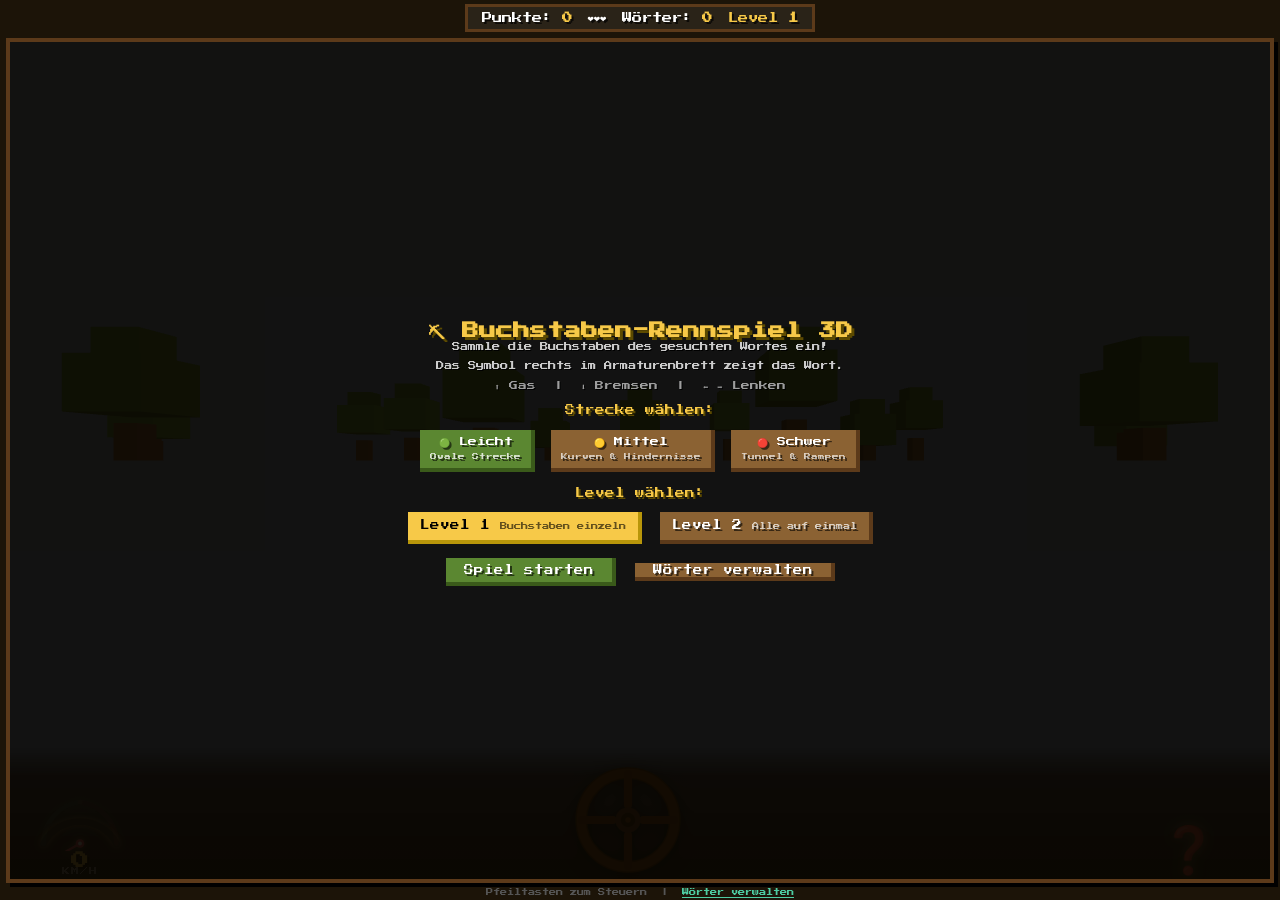
<file: index.html>
<!DOCTYPE html>
<html lang="de">
<head>
  <meta charset="UTF-8">
  <meta name="viewport" content="width=device-width, initial-scale=1.0">
  <title>Buchstaben-Rennspiel 3D</title>
  <link rel="stylesheet" href="style.css">
  <script src="three.min.js"></script>
</head>
<body>
  <div id="game-container">
    <div id="hud">
      <span>Punkte: <strong id="score-val">0</strong></span>
      <span id="lives-val">❤️❤️❤️</span>
      <span>Wörter: <strong id="words-val">0</strong></span>
      <span id="level-hud">Level <strong id="level-num">1</strong></span>
    </div>

    <div id="canvas-wrapper">
      <canvas id="gameCanvas"></canvas>

      <!-- Dashboard overlay -->
      <div id="dashboard">
        <!-- Left: Speedometer -->
        <div id="dash-left">
          <div id="speedometer">
            <svg id="speedo-svg" viewBox="0 0 100 65" width="96" height="64">
              <defs>
                <filter id="glow">
                  <feGaussianBlur stdDeviation="1.5" result="blur"/>
                  <feMerge><feMergeNode in="blur"/><feMergeNode in="SourceGraphic"/></feMerge>
                </filter>
              </defs>
              <!-- Arc track -->
              <path d="M 12 58 A 43 43 0 0 1 88 58" fill="none" stroke="#2a2a2a" stroke-width="7" stroke-linecap="round"/>
              <!-- Speed zones -->
              <path d="M 12 58 A 43 43 0 0 1 50 15" fill="none" stroke="#4ecca322" stroke-width="5" stroke-linecap="round"/>
              <path d="M 50 15 A 43 43 0 0 1 88 58" fill="none" stroke="#e9456022" stroke-width="5" stroke-linecap="round"/>
              <!-- Needle -->
              <line id="speed-needle" x1="50" y1="58" x2="50" y2="18"
                stroke="#e94560" stroke-width="2.5" stroke-linecap="round"
                style="transform-origin: 50px 58px; transform: rotate(-120deg)"/>
              <!-- Hub -->
              <circle cx="50" cy="58" r="4.5" fill="#e94560"/>
              <circle cx="50" cy="58" r="2" fill="#fff"/>
            </svg>
            <div id="speed-num">0</div>
            <div class="dash-label">km/h</div>
          </div>
        </div>

        <!-- Center: Steering wheel -->
        <div id="dash-center">
          <div id="steering-wheel">
            <svg viewBox="0 0 120 120" width="108" height="108">
              <!-- Outer ring -->
              <circle cx="60" cy="60" r="52" fill="none" stroke="#5c2e00" stroke-width="13"/>
              <circle cx="60" cy="60" r="52" fill="none" stroke="#8B4513" stroke-width="10"/>
              <!-- Spokes -->
              <line x1="60" y1="9" x2="60" y2="43" stroke="#7a3b10" stroke-width="9" stroke-linecap="round"/>
              <line x1="60" y1="77" x2="60" y2="111" stroke="#7a3b10" stroke-width="9" stroke-linecap="round"/>
              <line x1="9" y1="60" x2="43" y2="60" stroke="#7a3b10" stroke-width="9" stroke-linecap="round"/>
              <line x1="77" y1="60" x2="111" y2="60" stroke="#7a3b10" stroke-width="9" stroke-linecap="round"/>
              <!-- Hub -->
              <circle cx="60" cy="60" r="14" fill="#6B3A1F"/>
              <circle cx="60" cy="60" r="8" fill="#3a1800"/>
              <circle cx="60" cy="60" r="3" fill="#8B4513"/>
            </svg>
          </div>
        </div>

        <!-- Right: Word symbol + letter slots -->
        <div id="dash-right">
          <div id="word-emoji">❓</div>
          <div id="word-display"></div>
        </div>
      </div>

      <!-- In-game floating message -->
      <div id="game-message"></div>

      <!-- Start / Game-Over overlay -->
      <div id="overlay">
        <h2>⛏ Buchstaben-Rennspiel 3D</h2>
        <p>Sammle die Buchstaben des gesuchten Wortes ein!</p>
        <p>Das Symbol rechts im Armaturenbrett zeigt das Wort.</p>
        <p class="controls-line controls-desktop">⬆ Gas &nbsp;|&nbsp; ⬇ Bremsen &nbsp;|&nbsp; ⬅ ➡ Lenken</p>
        <p class="controls-line controls-mobile">Steuerung: Buttons unten</p>
        <div id="track-select">
          <p>Strecke wählen:</p>
          <div class="track-btns">
            <button class="btn track-btn active" data-track="easy">
              <span class="track-title">🟢 Leicht</span>
              <span class="track-desc">Ovale Strecke</span>
            </button>
            <button class="btn track-btn secondary" data-track="medium">
              <span class="track-title">🟡 Mittel</span>
              <span class="track-desc">Kurven & Hindernisse</span>
            </button>
            <button class="btn track-btn secondary" data-track="hard">
              <span class="track-title">🔴 Schwer</span>
              <span class="track-desc">Tunnel & Rampen</span>
            </button>
          </div>
        </div>
        <div id="level-select">
          <p>Level wählen:</p>
          <div class="level-btns">
            <button class="btn level-btn active" data-level="1">
              <span class="level-title">Level 1</span>
              <span class="level-desc">Buchstaben einzeln</span>
            </button>
            <button class="btn level-btn secondary" data-level="2">
              <span class="level-title">Level 2</span>
              <span class="level-desc">Alle auf einmal</span>
            </button>
          </div>
        </div>
        <div>
          <button class="btn success" id="btn-start">Spiel starten</button>
          <a href="admin.html" class="btn secondary">Wörter verwalten</a>
        </div>
      </div>
    </div>

    <!-- Touch controls (shown on touch devices via CSS pointer:coarse) -->
    <div id="touch-controls">
      <div class="touch-col">
        <button class="touch-btn" id="touch-left">◀</button>
        <button class="touch-btn" id="touch-right">▶</button>
      </div>
      <div class="touch-col">
        <button class="touch-btn" id="touch-up">▲</button>
        <button class="touch-btn" id="touch-down">▼</button>
      </div>
    </div>

    <div id="controls-hint">
      Pfeiltasten zum Steuern &nbsp;|&nbsp;
      <a href="admin.html" style="color:#4ecca3">Wörter verwalten</a>
    </div>
  </div>

  <script src="words-data.js"></script>
  <script src="game.js"></script>
</body>
</html>
</file>
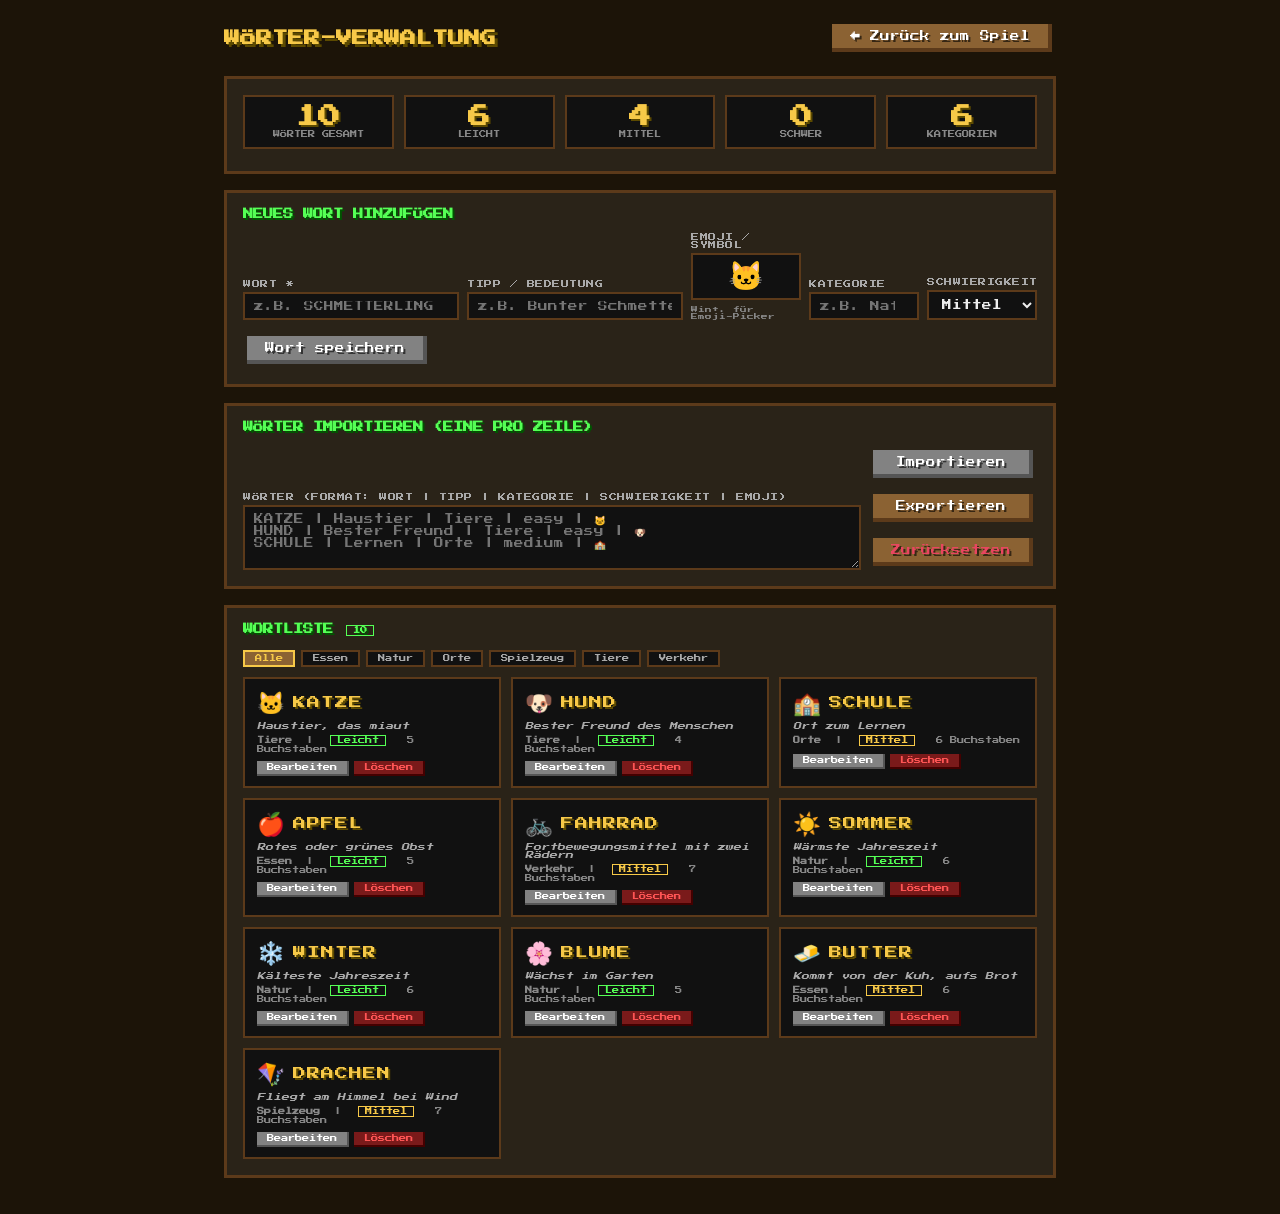
<file: admin.html>
<!DOCTYPE html>
<html lang="de">
<head>
  <meta charset="UTF-8">
  <meta name="viewport" content="width=device-width, initial-scale=1.0">
  <title>Wörter-Verwaltung</title>
  <link rel="stylesheet" href="style.css">
</head>
<body>
  <div id="admin-container">
    <div class="admin-header">
      <h1>Wörter-Verwaltung</h1>
      <a href="index.html" class="btn secondary">← Zurück zum Spiel</a>
    </div>

    <!-- Stats -->
    <div class="card">
      <div class="stats-row" id="stats-row">
        <div class="stat-box"><div class="num" id="stat-total">0</div><div class="lbl">Wörter gesamt</div></div>
        <div class="stat-box"><div class="num" id="stat-easy">0</div><div class="lbl">Leicht</div></div>
        <div class="stat-box"><div class="num" id="stat-medium">0</div><div class="lbl">Mittel</div></div>
        <div class="stat-box"><div class="num" id="stat-hard">0</div><div class="lbl">Schwer</div></div>
        <div class="stat-box"><div class="num" id="stat-cats">0</div><div class="lbl">Kategorien</div></div>
      </div>
    </div>

    <!-- Add / Edit Word -->
    <div class="card" id="form-card">
      <h2 id="form-title">Neues Wort hinzufügen</h2>
      <div class="form-row">
        <div class="field" style="flex:2">
          <label for="input-word">Wort *</label>
          <input type="text" id="input-word" placeholder="z.B. SCHMETTERLING" maxlength="20">
        </div>
        <div class="field" style="flex:2">
          <label for="input-hint">Tipp / Bedeutung</label>
          <input type="text" id="input-hint" placeholder="z.B. Bunter Schmetterling">
        </div>
        <div class="field" style="flex:0 0 110px">
          <label for="input-emoji">Emoji / Symbol</label>
          <input type="text" id="input-emoji" placeholder="🐱" maxlength="8"
            style="font-size:1.8rem;text-align:center;padding:4px;line-height:1.2;font-family:sans-serif"
            title="Emoji eingeben: Windows-Taste + Punkt (Win+.) öffnet den Emoji-Picker">
          <span style="font-size:0.42rem;color:#888;margin-top:2px">Win+. für Emoji-Picker</span>
        </div>
        <div class="field">
          <label for="input-category">Kategorie</label>
          <input type="text" id="input-category" placeholder="z.B. Natur" list="category-list">
          <datalist id="category-list"></datalist>
        </div>
        <div class="field">
          <label for="input-difficulty">Schwierigkeit</label>
          <select id="input-difficulty">
            <option value="easy">Leicht</option>
            <option value="medium" selected>Mittel</option>
            <option value="hard">Schwer</option>
          </select>
        </div>
      </div>
      <div style="margin-top:12px; display:flex; gap:8px; flex-wrap:wrap; align-items:center">
        <button class="btn" id="btn-save">Wort speichern</button>
        <button class="btn secondary" id="btn-cancel" style="display:none">Abbrechen</button>
        <span id="form-error" style="color:#e94560; font-size:0.85rem"></span>
      </div>
    </div>

    <!-- Bulk Import -->
    <div class="card">
      <h2>Wörter importieren (eine pro Zeile)</h2>
      <div class="form-row">
        <div class="field" style="flex:3">
          <label for="bulk-input">Wörter (Format: Wort | Tipp | Kategorie | Schwierigkeit | Emoji)</label>
          <textarea id="bulk-input" placeholder="KATZE | Haustier | Tiere | easy | 🐱&#10;HUND | Bester Freund | Tiere | easy | 🐶&#10;SCHULE | Lernen | Orte | medium | 🏫"></textarea>
        </div>
        <div style="display:flex;flex-direction:column;gap:8px;justify-content:flex-end">
          <button class="btn" id="btn-bulk">Importieren</button>
          <button class="btn secondary" id="btn-export">Exportieren</button>
          <button class="btn secondary" id="btn-reset" style="color:#e94560">Zurücksetzen</button>
        </div>
      </div>
    </div>

    <!-- Word List -->
    <div class="card">
      <h2>Wortliste <span class="badge" id="list-count">0</span></h2>

      <div id="category-filter"></div>

      <div id="word-list-container">
        <div class="empty-state">Noch keine Wörter vorhanden.</div>
      </div>
    </div>
  </div>

  <div id="toast">Gespeichert!</div>

  <script src="words-data.js"></script>
  <script>
    let words = [];
    let editId = null;
    let filterCategory = 'all';

    function init() {
      words = loadWords();
      renderAll();
      document.getElementById('btn-save').addEventListener('click', saveWord);
      document.getElementById('btn-cancel').addEventListener('click', cancelEdit);
      document.getElementById('btn-bulk').addEventListener('click', bulkImport);
      document.getElementById('btn-export').addEventListener('click', exportWords);
      document.getElementById('btn-reset').addEventListener('click', resetWords);
    }

    function renderAll() {
      renderStats();
      renderFilters();
      renderWordList();
      updateCategoryDatalist();
    }

    function renderStats() {
      document.getElementById('stat-total').textContent = words.length;
      document.getElementById('stat-easy').textContent = words.filter(w => w.difficulty === 'easy').length;
      document.getElementById('stat-medium').textContent = words.filter(w => w.difficulty === 'medium').length;
      document.getElementById('stat-hard').textContent = words.filter(w => w.difficulty === 'hard').length;
      const cats = new Set(words.map(w => w.category).filter(Boolean));
      document.getElementById('stat-cats').textContent = cats.size;
    }

    function getCategories() {
      const cats = new Set(words.map(w => w.category).filter(Boolean));
      return Array.from(cats).sort();
    }

    function renderFilters() {
      const cats = getCategories();
      const container = document.getElementById('category-filter');
      container.innerHTML = '';
      const allBtn = document.createElement('button');
      allBtn.className = 'filter-btn' + (filterCategory === 'all' ? ' active' : '');
      allBtn.textContent = 'Alle';
      allBtn.onclick = () => { filterCategory = 'all'; renderAll(); };
      container.appendChild(allBtn);
      for (const cat of cats) {
        const btn = document.createElement('button');
        btn.className = 'filter-btn' + (filterCategory === cat ? ' active' : '');
        btn.textContent = cat;
        btn.onclick = () => { filterCategory = cat; renderAll(); };
        container.appendChild(btn);
      }
    }

    function renderWordList() {
      const filtered = filterCategory === 'all' ? words : words.filter(w => w.category === filterCategory);
      document.getElementById('list-count').textContent = filtered.length;
      const container = document.getElementById('word-list-container');
      if (filtered.length === 0) {
        container.innerHTML = '<div class="empty-state">Keine Wörter in dieser Kategorie.</div>';
        return;
      }
      container.innerHTML = '<div class="word-list"></div>';
      const list = container.querySelector('.word-list');
      for (const word of filtered) {
        list.appendChild(createWordCard(word));
      }
    }

    function diffLabel(d) {
      return d === 'easy' ? 'Leicht' : d === 'medium' ? 'Mittel' : 'Schwer';
    }

    function createWordCard(word) {
      const card = document.createElement('div');
      card.className = 'word-card';
      card.dataset.id = word.id;
      card.innerHTML = `
        <div style="display:flex;align-items:center;gap:8px">
          ${word.emoji ? `<span class="word-emoji-badge">${word.emoji}</span>` : ''}
          <span class="word-text">${word.word.toUpperCase()}</span>
        </div>
        <div class="word-hint">${word.hint || '<em style="color:#555">Kein Tipp</em>'}</div>
        <div class="word-meta">
          ${word.category ? `<strong>${word.category}</strong> &nbsp;|&nbsp; ` : ''}
          <span class="badge ${word.difficulty}">${diffLabel(word.difficulty)}</span>
          &nbsp; ${word.word.length} Buchstaben
        </div>
        <div class="actions">
          <button class="btn-sm" onclick="editWord(${word.id})">Bearbeiten</button>
          <button class="btn-sm danger" onclick="deleteWord(${word.id})">Löschen</button>
        </div>
      `;
      return card;
    }

    function updateCategoryDatalist() {
      const dl = document.getElementById('category-list');
      dl.innerHTML = '';
      for (const cat of getCategories()) {
        const opt = document.createElement('option');
        opt.value = cat;
        dl.appendChild(opt);
      }
    }

    function saveWord() {
      const wordVal = document.getElementById('input-word').value.trim().toUpperCase().replace(/[^A-ZÄÖÜ]/g, '');
      const hint = document.getElementById('input-hint').value.trim();
      const category = document.getElementById('input-category').value.trim();
      const difficulty = document.getElementById('input-difficulty').value;
      const emoji = document.getElementById('input-emoji').value.trim();
      const errEl = document.getElementById('form-error');

      if (!wordVal || wordVal.length < 2) {
        errEl.textContent = 'Bitte ein Wort mit mindestens 2 Buchstaben eingeben.';
        return;
      }
      if (wordVal.length > 16) {
        errEl.textContent = 'Wort darf maximal 16 Buchstaben haben.';
        return;
      }
      errEl.textContent = '';

      if (editId !== null) {
        const idx = words.findIndex(w => w.id === editId);
        if (idx >= 0) {
          words[idx] = { ...words[idx], word: wordVal, hint, category, difficulty, emoji };
        }
        editId = null;
        document.getElementById('form-title').textContent = 'Neues Wort hinzufügen';
        document.getElementById('btn-save').textContent = 'Wort speichern';
        document.getElementById('btn-cancel').style.display = 'none';
      } else {
        // Check duplicate
        if (words.some(w => w.word === wordVal)) {
          errEl.textContent = 'Dieses Wort existiert bereits.';
          return;
        }
        words.push({ id: getNextId(words), word: wordVal, hint, category, difficulty, emoji });
      }

      saveWords(words);
      clearForm();
      renderAll();
      showToast('Wort gespeichert!');
    }

    function editWord(id) {
      const word = words.find(w => w.id === id);
      if (!word) return;
      editId = id;
      document.getElementById('input-word').value = word.word;
      document.getElementById('input-hint').value = word.hint || '';
      document.getElementById('input-emoji').value = word.emoji || '';
      document.getElementById('input-category').value = word.category || '';
      document.getElementById('input-difficulty').value = word.difficulty || 'medium';
      document.getElementById('form-title').textContent = 'Wort bearbeiten: ' + word.word;
      document.getElementById('btn-save').textContent = 'Änderungen speichern';
      document.getElementById('btn-cancel').style.display = 'inline-block';
      document.getElementById('form-card').scrollIntoView({ behavior: 'smooth' });
      document.getElementById('input-word').focus();
    }

    function cancelEdit() {
      editId = null;
      clearForm();
      document.getElementById('form-title').textContent = 'Neues Wort hinzufügen';
      document.getElementById('btn-save').textContent = 'Wort speichern';
      document.getElementById('btn-cancel').style.display = 'none';
      document.getElementById('form-error').textContent = '';
    }

    function clearForm() {
      document.getElementById('input-word').value = '';
      document.getElementById('input-hint').value = '';
      document.getElementById('input-emoji').value = '';
      document.getElementById('input-category').value = '';
      document.getElementById('input-difficulty').value = 'medium';
    }

    function deleteWord(id) {
      if (!confirm('Wort wirklich löschen?')) return;
      words = words.filter(w => w.id !== id);
      saveWords(words);
      renderAll();
      showToast('Wort gelöscht.');
    }

    function bulkImport() {
      const raw = document.getElementById('bulk-input').value.trim();
      if (!raw) return;
      const lines = raw.split('\n').map(l => l.trim()).filter(Boolean);
      let added = 0;
      for (const line of lines) {
        const parts = line.split('|').map(p => p.trim());
        const wordVal = (parts[0] || '').toUpperCase().replace(/[^A-ZÄÖÜ]/g, '');
        if (!wordVal || wordVal.length < 2) continue;
        if (words.some(w => w.word === wordVal)) continue;
        words.push({
          id: getNextId(words),
          word: wordVal,
          hint: parts[1] || '',
          category: parts[2] || '',
          difficulty: ['easy','medium','hard'].includes(parts[3]) ? parts[3] : 'medium',
          emoji: parts[4] || ''
        });
        added++;
      }
      saveWords(words);
      renderAll();
      document.getElementById('bulk-input').value = '';
      showToast(added + ' Wörter importiert!');
    }

    function exportWords() {
      const lines = words.map(w => `${w.word} | ${w.hint || ''} | ${w.category || ''} | ${w.difficulty} | ${w.emoji || ''}`);
      const text = lines.join('\n');
      const blob = new Blob([text], { type: 'text/plain;charset=utf-8' });
      const url = URL.createObjectURL(blob);
      const a = document.createElement('a');
      a.href = url;
      a.download = 'lernwoerter.txt';
      a.click();
      URL.revokeObjectURL(url);
    }

    function resetWords() {
      if (!confirm('Alle Wörter löschen und Standard-Wörter laden?')) return;
      localStorage.removeItem('racingWords');
      words = loadWords();
      saveWords(words);
      renderAll();
      showToast('Wörter zurückgesetzt!');
    }

    function showToast(msg) {
      const t = document.getElementById('toast');
      t.textContent = msg;
      t.classList.add('show');
      setTimeout(() => t.classList.remove('show'), 2200);
    }

    init();
  </script>
</body>
</html>
</file>
<file: style.css>
/* ===== MINECRAFT THEME ===== */
@import url('https://fonts.googleapis.com/css2?family=Press+Start+2P&display=swap');

:root {
  --mc-sky:        #7DA7E8;
  --mc-grass:      #5B8731;
  --mc-dirt:       #8B6233;
  --mc-dark-dirt:  #5C3A1A;
  --mc-cobble:     #828282;
  --mc-dark-cobble:#555555;
  --mc-stone:      #9E9E9E;
  --mc-gold:       #F7C948;
  --mc-dark-gold:  #B8960A;
  --mc-green:      #55FF55;
  --mc-dark-green: #005500;
  --mc-wood:       #A2824E;
  --mc-dark-bg:    #1C1408;
  --mc-panel:      #2A2318;
  --mc-panel2:     #372D1E;
  --mc-border:     #5C3A1A;
  --mc-border-hi:  #7A5030;
  --mc-text:       #FFFFFF;
  --mc-text-shadow: rgba(0,0,0,0.7);
}

* { box-sizing: border-box; margin: 0; padding: 0; }

body {
  background: var(--mc-dark-bg);
  color: var(--mc-text);
  font-family: 'Press Start 2P', 'Courier New', monospace;
  font-size: 11px;
  min-height: 100vh;
}

/* ===== GAME PAGE ===== */
#game-container {
  display: flex;
  flex-direction: column;
  align-items: center;
  padding: 4px 6px;
  height: 100dvh;
  box-sizing: border-box;
  overflow: hidden;
}

#hud {
  display: flex;
  gap: 16px;
  align-items: center;
  margin-bottom: 6px;
  background: var(--mc-panel);
  border: 3px solid var(--mc-border);
  border-bottom: 3px solid var(--mc-dark-dirt);
  border-right:  3px solid var(--mc-dark-dirt);
  padding: 5px 14px;
  font-size: 0.65rem;
  flex-wrap: wrap;
  justify-content: center;
  text-shadow: 2px 2px 0 var(--mc-text-shadow);
}

#hud strong { color: var(--mc-gold); }
#level-hud  { color: var(--mc-gold) !important; }

#canvas-wrapper {
  position: relative;
  flex: 1;
  min-height: 0;
  width: 100%;
  border: 4px solid var(--mc-border);
  border-bottom: 4px solid var(--mc-dark-dirt);
  border-right:  4px solid var(--mc-dark-dirt);
  line-height: 0;
  box-shadow: 4px 4px 0 #000;
  overflow: hidden;
}

canvas { display: block; }

/* ===== DASHBOARD ===== */
#dashboard {
  position: absolute;
  bottom: 0; left: 0; right: 0;
  height: 132px;
  background: linear-gradient(to bottom,
    transparent 0%,
    rgba(12,8,2,0.72) 22%,
    rgba(12,8,2,0.97) 100%);
  display: flex;
  align-items: flex-end;
  justify-content: space-between;
  padding: 0 22px 8px;
  pointer-events: none;
  z-index: 5;
}

/* — Speedometer — */
#dash-left {
  display: flex;
  flex-direction: column;
  align-items: center;
  gap: 2px;
  min-width: 95px;
}

#speedometer {
  display: flex;
  flex-direction: column;
  align-items: center;
  gap: 1px;
}

#speedo-svg { filter: drop-shadow(0 0 3px rgba(247,201,72,0.5)); }

#speed-num {
  font-size: 1.1rem;
  font-weight: bold;
  color: var(--mc-gold);
  text-shadow: 2px 2px 0 #000;
  line-height: 1;
}

.dash-label {
  font-size: 0.5rem;
  color: #888;
  text-transform: uppercase;
  letter-spacing: 1px;
}

/* — Steering Wheel — */
#dash-center {
  display: flex;
  flex-direction: column;
  align-items: center;
  justify-content: flex-end;
}

#steering-wheel {
  filter: drop-shadow(0 3px 8px rgba(0,0,0,0.9));
  transition: transform 0.08s ease-out;
  transform-origin: center bottom;
  margin-bottom: -3px;
}

/* — Word Display — */
#dash-right {
  display: flex;
  flex-direction: column;
  align-items: center;
  gap: 5px;
  min-width: 120px;
}

#word-emoji {
  font-size: 46px;
  line-height: 1;
  filter: drop-shadow(0 0 6px rgba(247,201,72,0.5));
}

#word-display {
  display: flex;
  gap: 4px;
  align-items: center;
  flex-wrap: wrap;
  justify-content: center;
  max-width: 140px;
}

/* Minecraft inventory slot style */
.letter-slot {
  display: inline-block;
  width: 20px;
  height: 22px;
  line-height: 22px;
  text-align: center;
  background: rgba(0,0,0,0.5);
  border: 2px solid #555;
  border-bottom: 2px solid #333;
  border-right:  2px solid #333;
  font-size: 0.7rem;
  font-family: inherit;
  text-transform: uppercase;
  color: #888;
  text-shadow: 1px 1px 0 #000;
}

.letter-slot.collected {
  color: var(--mc-green);
  border-color: #3DB83D;
  border-bottom-color: #1A6A1A;
  border-right-color:  #1A6A1A;
  background: rgba(0,40,0,0.6);
  text-shadow: 1px 1px 0 #003300;
}

.letter-slot.next {
  color: var(--mc-gold);
  border-color: var(--mc-gold);
  border-bottom-color: var(--mc-dark-gold);
  border-right-color:  var(--mc-dark-gold);
  background: rgba(40,30,0,0.6);
  text-shadow: 1px 1px 0 #5C4A00;
  animation: mc-pulse 0.7s infinite alternate;
}

@keyframes mc-pulse {
  from { opacity: 1; }
  to   { opacity: 0.4; }
}

/* ===== GAME MESSAGE ===== */
#game-message {
  position: absolute;
  top: 40px;
  left: 50%;
  transform: translateX(-50%);
  font-size: 0.85rem;
  font-family: 'Press Start 2P', monospace;
  pointer-events: none;
  opacity: 0;
  transition: opacity 0.3s;
  text-shadow: 2px 2px 0 #000;
  z-index: 6;
  white-space: nowrap;
}

/* ===== OVERLAY ===== */
#overlay {
  position: absolute;
  inset: 0;
  display: flex;
  flex-direction: column;
  align-items: center;
  justify-content: center;
  background: rgba(10, 7, 2, 0.93);
  z-index: 10;
  padding: 14px 20px;
  gap: 6px;
}

#overlay h2 {
  font-size: 1.05rem;
  color: var(--mc-gold);
  text-shadow: 3px 3px 0 #5C4A00;
  margin-bottom: 4px;
  text-align: center;
}

#overlay p {
  color: #ccc;
  font-size: 0.52rem;
  line-height: 1.6;
  text-align: center;
  text-shadow: 1px 1px 0 #000;
}

#overlay .controls-line {
  font-size: 0.55rem;
  color: var(--mc-stone);
  text-shadow: 1px 1px 0 #000;
}

/* ===== LEVEL SELECTION ===== */
#level-select { text-align: center; margin-top: 4px; }

#level-select > p {
  color: var(--mc-gold);
  font-size: 0.6rem;
  margin-bottom: 7px;
  text-shadow: 2px 2px 0 #5C4A00;
}

.level-btns {
  display: flex;
  gap: 10px;
  justify-content: center;
  flex-wrap: wrap;
}

.level-btn {
  display: flex;
  flex-direction: column;
  align-items: center;
  gap: 4px;
  min-width: 135px;
  padding: 8px 12px !important;
}

.level-title  { font-size: 0.6rem; }
.level-desc   { font-size: 0.45rem; color: rgba(255,255,255,0.7); line-height: 1.4; }

.level-btn.active {
  background: var(--mc-gold) !important;
  border-bottom-color: var(--mc-dark-gold) !important;
  border-right-color:  var(--mc-dark-gold) !important;
  color: #000 !important;
  text-shadow: none !important;
}
.level-btn.active .level-desc { color: rgba(0,0,0,0.6) !important; }

/* ===== BUTTONS (Minecraft raised style) ===== */
.btn {
  background: var(--mc-cobble);
  color: #fff;
  border: none;
  border-bottom: 4px solid var(--mc-dark-cobble);
  border-right:  4px solid var(--mc-dark-cobble);
  padding: 7px 18px;
  border-radius: 0;
  font-family: 'Press Start 2P', 'Courier New', monospace;
  font-size: 0.6rem;
  cursor: pointer;
  margin: 4px;
  text-shadow: 2px 2px 0 rgba(0,0,0,0.6);
  text-decoration: none;
  display: inline-block;
  transition: filter 0.1s;
  image-rendering: pixelated;
}
.btn:hover  { filter: brightness(1.18); }
.btn:active { transform: translateY(2px); border-bottom-width: 2px; border-right-width: 2px; }

.btn.secondary {
  background: var(--mc-dirt);
  border-bottom-color: var(--mc-dark-dirt);
  border-right-color:  var(--mc-dark-dirt);
}
.btn.success {
  background: var(--mc-grass);
  border-bottom-color: #3A5A1A;
  border-right-color:  #3A5A1A;
}

#controls-hint {
  margin-top: 6px;
  font-size: 0.45rem;
  color: #555;
  text-align: center;
  font-family: 'Press Start 2P', monospace;
}
#controls-hint a { color: var(--mc-green); }

/* ===== ADMIN PAGE ===== */
#admin-container {
  max-width: 860px;
  margin: 0 auto;
  padding: 20px 14px;
}

.admin-header {
  display: flex;
  justify-content: space-between;
  align-items: center;
  margin-bottom: 20px;
  flex-wrap: wrap;
  gap: 10px;
}

h1 {
  font-size: 1rem;
  color: var(--mc-gold);
  text-shadow: 3px 3px 0 #5C4A00;
  text-transform: uppercase;
}

.admin-header h1 { margin: 0; }

.card {
  background: var(--mc-panel);
  border: 3px solid var(--mc-border);
  border-bottom: 3px solid var(--mc-dark-dirt);
  border-right:  3px solid var(--mc-dark-dirt);
  padding: 16px;
  margin-bottom: 16px;
}

.card h2 {
  color: var(--mc-green);
  font-size: 0.65rem;
  margin-bottom: 14px;
  text-transform: uppercase;
  text-shadow: 2px 2px 0 var(--mc-dark-green);
}

.form-row {
  display: flex;
  gap: 8px;
  flex-wrap: wrap;
  align-items: flex-end;
}

.field {
  display: flex;
  flex-direction: column;
  gap: 4px;
  flex: 1;
  min-width: 110px;
}

label {
  font-size: 0.5rem;
  color: #aaa;
  text-transform: uppercase;
  letter-spacing: 0.5px;
}

input[type="text"], input[type="number"], select, textarea {
  background: #111;
  border: 2px solid var(--mc-border);
  border-bottom: 2px solid var(--mc-dark-dirt);
  border-right:  2px solid var(--mc-dark-dirt);
  border-radius: 0;
  color: #eee;
  padding: 7px 9px;
  font-family: 'Press Start 2P', 'Courier New', monospace;
  font-size: 0.6rem;
  outline: none;
  transition: border-color 0.15s;
}
input:focus, select:focus, textarea:focus { border-color: var(--mc-gold); }
textarea { resize: vertical; min-height: 65px; }

/* ===== WORD LIST ===== */
.word-list {
  display: grid;
  grid-template-columns: repeat(auto-fill, minmax(200px, 1fr));
  gap: 10px;
}

.word-card {
  background: #111;
  border: 2px solid var(--mc-border);
  border-bottom: 2px solid var(--mc-dark-dirt);
  border-right:  2px solid var(--mc-dark-dirt);
  padding: 10px 12px;
  display: flex;
  flex-direction: column;
  gap: 5px;
}

.word-card .word-text {
  font-size: 0.8rem;
  color: var(--mc-gold);
  text-transform: uppercase;
  letter-spacing: 1px;
  text-shadow: 2px 2px 0 #5C4A00;
}
.word-card .word-emoji-badge { font-size: 1.4rem; }
.word-card .word-meta  { font-size: 0.45rem; color: #888; }
.word-card .word-hint  { font-size: 0.5rem; color: #aaa; font-style: italic; }
.word-card .actions    { display: flex; gap: 5px; margin-top: 3px; }

.btn-sm {
  background: var(--mc-cobble);
  color: #fff;
  border: none;
  border-bottom: 2px solid var(--mc-dark-cobble);
  border-right:  2px solid var(--mc-dark-cobble);
  padding: 3px 10px;
  font-family: 'Press Start 2P', 'Courier New', monospace;
  font-size: 0.45rem;
  cursor: pointer;
}
.btn-sm:hover       { filter: brightness(1.2); }
.btn-sm.danger      { background: #7A1A1A; color: #FF5555; border-bottom-color: #400; border-right-color: #400; }
.btn-sm.danger:hover { filter: brightness(1.2); }

.badge {
  display: inline-block;
  border: 1px solid currentColor;
  padding: 1px 6px;
  font-size: 0.45rem;
  margin-left: 3px;
}
.badge.easy   { color: var(--mc-green); }
.badge.medium { color: var(--mc-gold); }
.badge.hard   { color: #FF5555; }

.empty-state { text-align: center; color: #555; padding: 24px; font-size: 0.55rem; }

#toast {
  position: fixed;
  bottom: 20px; right: 20px;
  background: var(--mc-grass);
  color: #fff;
  border: 2px solid #3A5A1A;
  border-bottom: 3px solid #3A5A1A;
  padding: 8px 16px;
  font-family: 'Press Start 2P', monospace;
  font-size: 0.6rem;
  text-shadow: 1px 1px 0 #000;
  opacity: 0;
  transform: translateY(8px);
  transition: opacity 0.3s, transform 0.3s;
  z-index: 100;
}
#toast.show { opacity: 1; transform: translateY(0); }

.stats-row {
  display: flex;
  gap: 10px;
  flex-wrap: wrap;
  margin-bottom: 6px;
}

.stat-box {
  background: #111;
  border: 2px solid var(--mc-border);
  border-bottom: 2px solid var(--mc-dark-dirt);
  border-right:  2px solid var(--mc-dark-dirt);
  padding: 9px 14px;
  text-align: center;
  flex: 1;
  min-width: 80px;
}
.stat-box .num { font-size: 1.4rem; font-weight: bold; color: var(--mc-gold); text-shadow: 2px 2px 0 #5C4A00; }
.stat-box .lbl { font-size: 0.45rem; color: #888; text-transform: uppercase; margin-top: 3px; }

#category-filter { display: flex; gap: 6px; flex-wrap: wrap; margin-bottom: 10px; }

.filter-btn {
  background: #111;
  border: 2px solid var(--mc-border);
  border-bottom: 2px solid var(--mc-dark-dirt);
  color: #aaa;
  padding: 3px 10px;
  cursor: pointer;
  font-family: 'Press Start 2P', monospace;
  font-size: 0.45rem;
}
.filter-btn:hover, .filter-btn.active {
  background: var(--mc-dirt);
  border-color: var(--mc-gold);
  color: var(--mc-gold);
}

/* ===== TOUCH CONTROLS (mobile) ===== */
#touch-controls {
  display: none;
  flex-shrink: 0;
  width: 100%;
  height: 180px;
  justify-content: space-between;
  align-items: center;
  padding: 10px 24px;
  gap: 12px;
  box-sizing: border-box;
}

.touch-col {
  display: flex;
  flex-direction: row;
  gap: 10px;
  align-items: center;
}

.touch-btn {
  width: 80px;
  height: 80px;
  font-size: 2rem;
  background: var(--mc-panel);
  color: var(--mc-gold);
  border: 3px solid var(--mc-border);
  border-bottom: 5px solid var(--mc-dark-dirt);
  border-right:  5px solid var(--mc-dark-dirt);
  cursor: pointer;
  font-family: sans-serif;
  user-select: none;
  -webkit-user-select: none;
  touch-action: none;
  display: flex;
  align-items: center;
  justify-content: center;
  text-shadow: 2px 2px 0 #000;
}
.touch-btn:active {
  border-bottom-width: 3px;
  border-right-width:  3px;
  transform: translate(2px, 2px);
}

/* Mobile controls line in overlay */
.controls-mobile { display: none; }

/* ===== RESPONSIVE: TOUCH DEVICES ===== */
@media (pointer: coarse) {
  #touch-controls   { display: flex; }
  #controls-hint    { display: none; }
  .controls-desktop { display: none; }
  .controls-mobile  { display: block; }
  #game-container   { align-items: stretch; }
}

/* ===== RESPONSIVE: SMALL PORTRAIT SCREENS ===== */
@media (max-width: 500px) {
  #hud {
    font-size: 0.42rem;
    gap: 6px;
    padding: 3px 6px;
    margin-bottom: 3px;
  }
  #dashboard {
    height: 96px;
    padding: 0 6px 5px;
  }
  #dash-left { min-width: 70px; }
  #speedo-svg { width: 60px; height: 40px; }
  #speed-num  { font-size: 0.8rem; }
  #dash-center svg { width: 72px; height: 72px; }
  #word-emoji { font-size: 1.6rem; }
  #dash-right { min-width: 80px; gap: 3px; }
  #word-display { max-width: 90px; gap: 2px; }
  .letter-slot {
    width: 14px;
    height: 16px;
    line-height: 16px;
    font-size: 0.5rem;
  }
  .touch-btn { width: 72px; height: 72px; font-size: 1.6rem; }
  #touch-controls { height: 160px; padding: 8px 16px; }
}

/* ===== TRACK SELECTION ===== */
#track-select { text-align: center; margin-top: 4px; }

#track-select > p {
  color: var(--mc-gold);
  font-size: 0.6rem;
  margin-bottom: 7px;
  text-shadow: 2px 2px 0 #5C4A00;
}

.track-btns {
  display: flex;
  gap: 8px;
  justify-content: center;
  flex-wrap: wrap;
}

.track-btn {
  display: flex;
  flex-direction: column;
  align-items: center;
  gap: 4px;
  min-width: 110px;
  padding: 7px 10px !important;
}

.track-title { font-size: 0.56rem; }
.track-desc  { font-size: 0.42rem; color: rgba(255,255,255,0.7); line-height: 1.4; }

.track-btn.active {
  background: var(--mc-grass) !important;
  border-bottom-color: #3A5A1A !important;
  border-right-color:  #3A5A1A !important;
  color: #fff !important;
}
.track-btn.active .track-desc { color: rgba(255,255,255,0.8) !important; }
</file>
